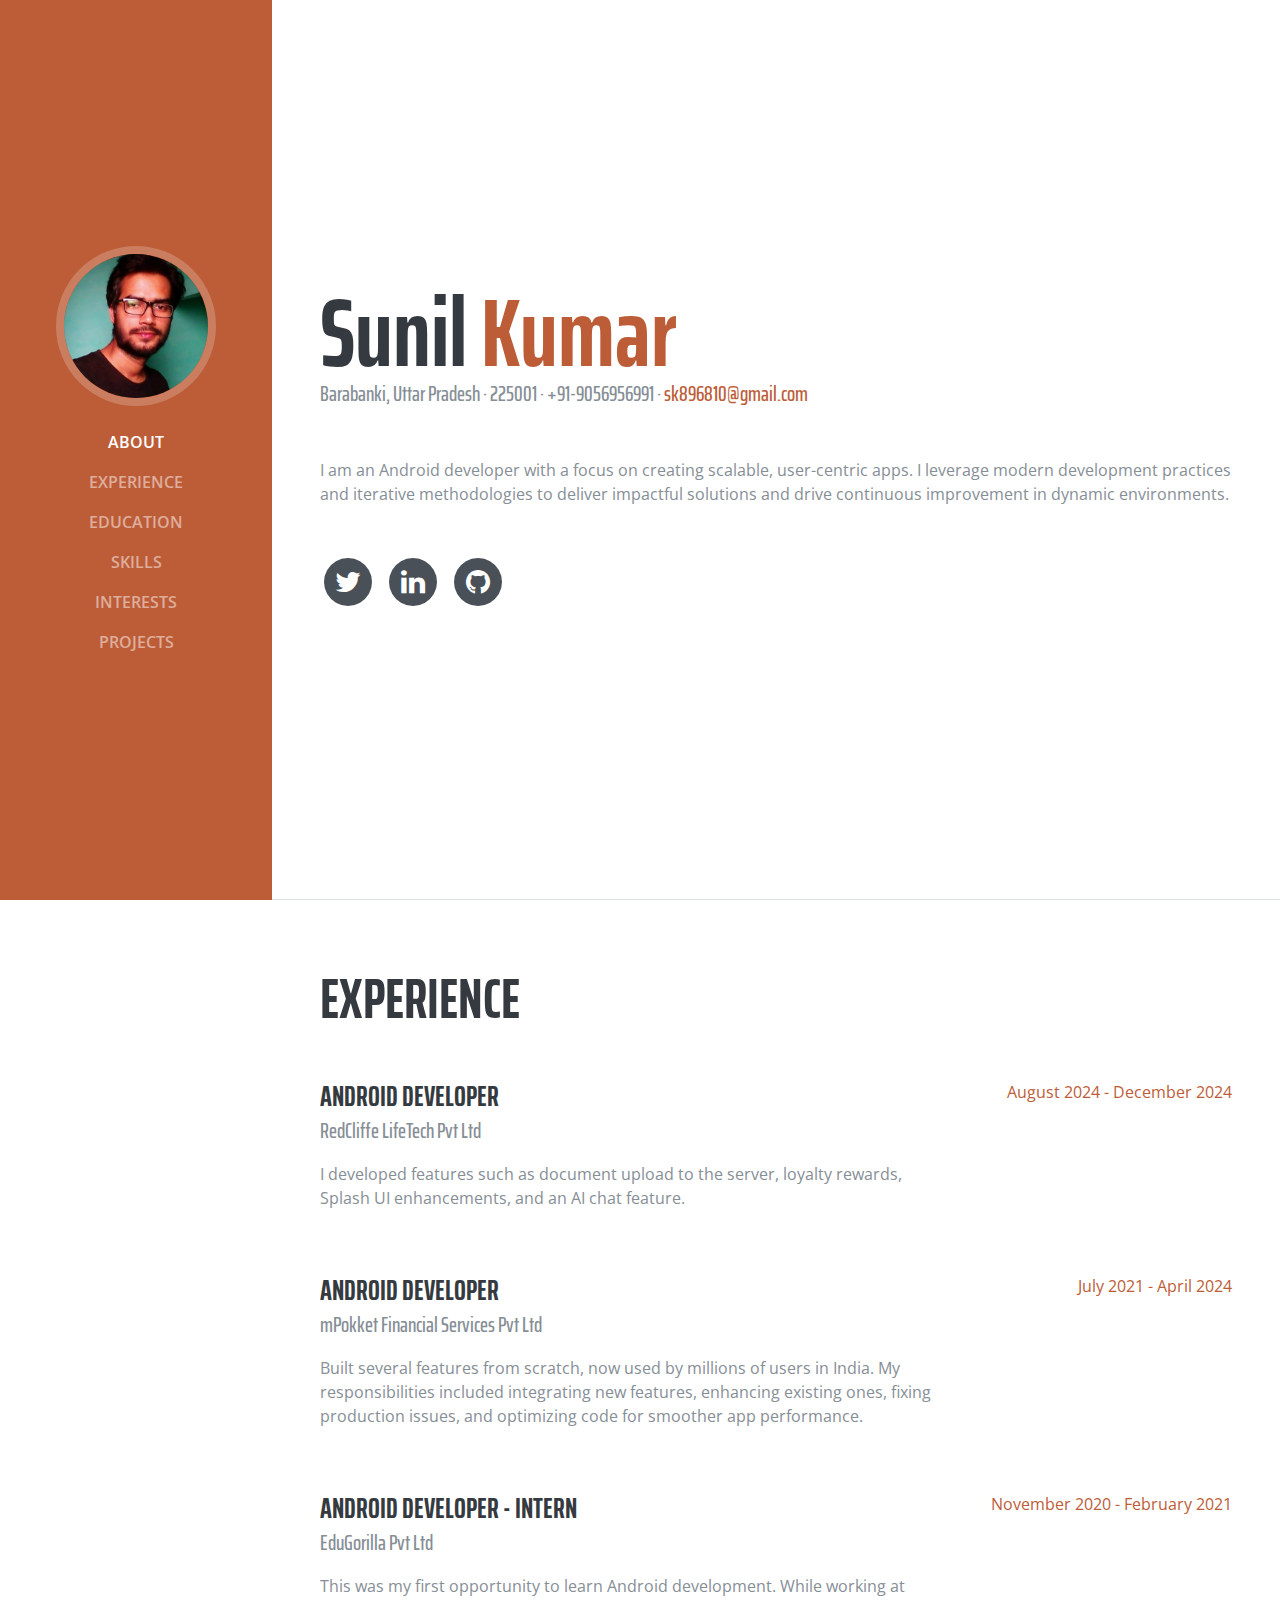
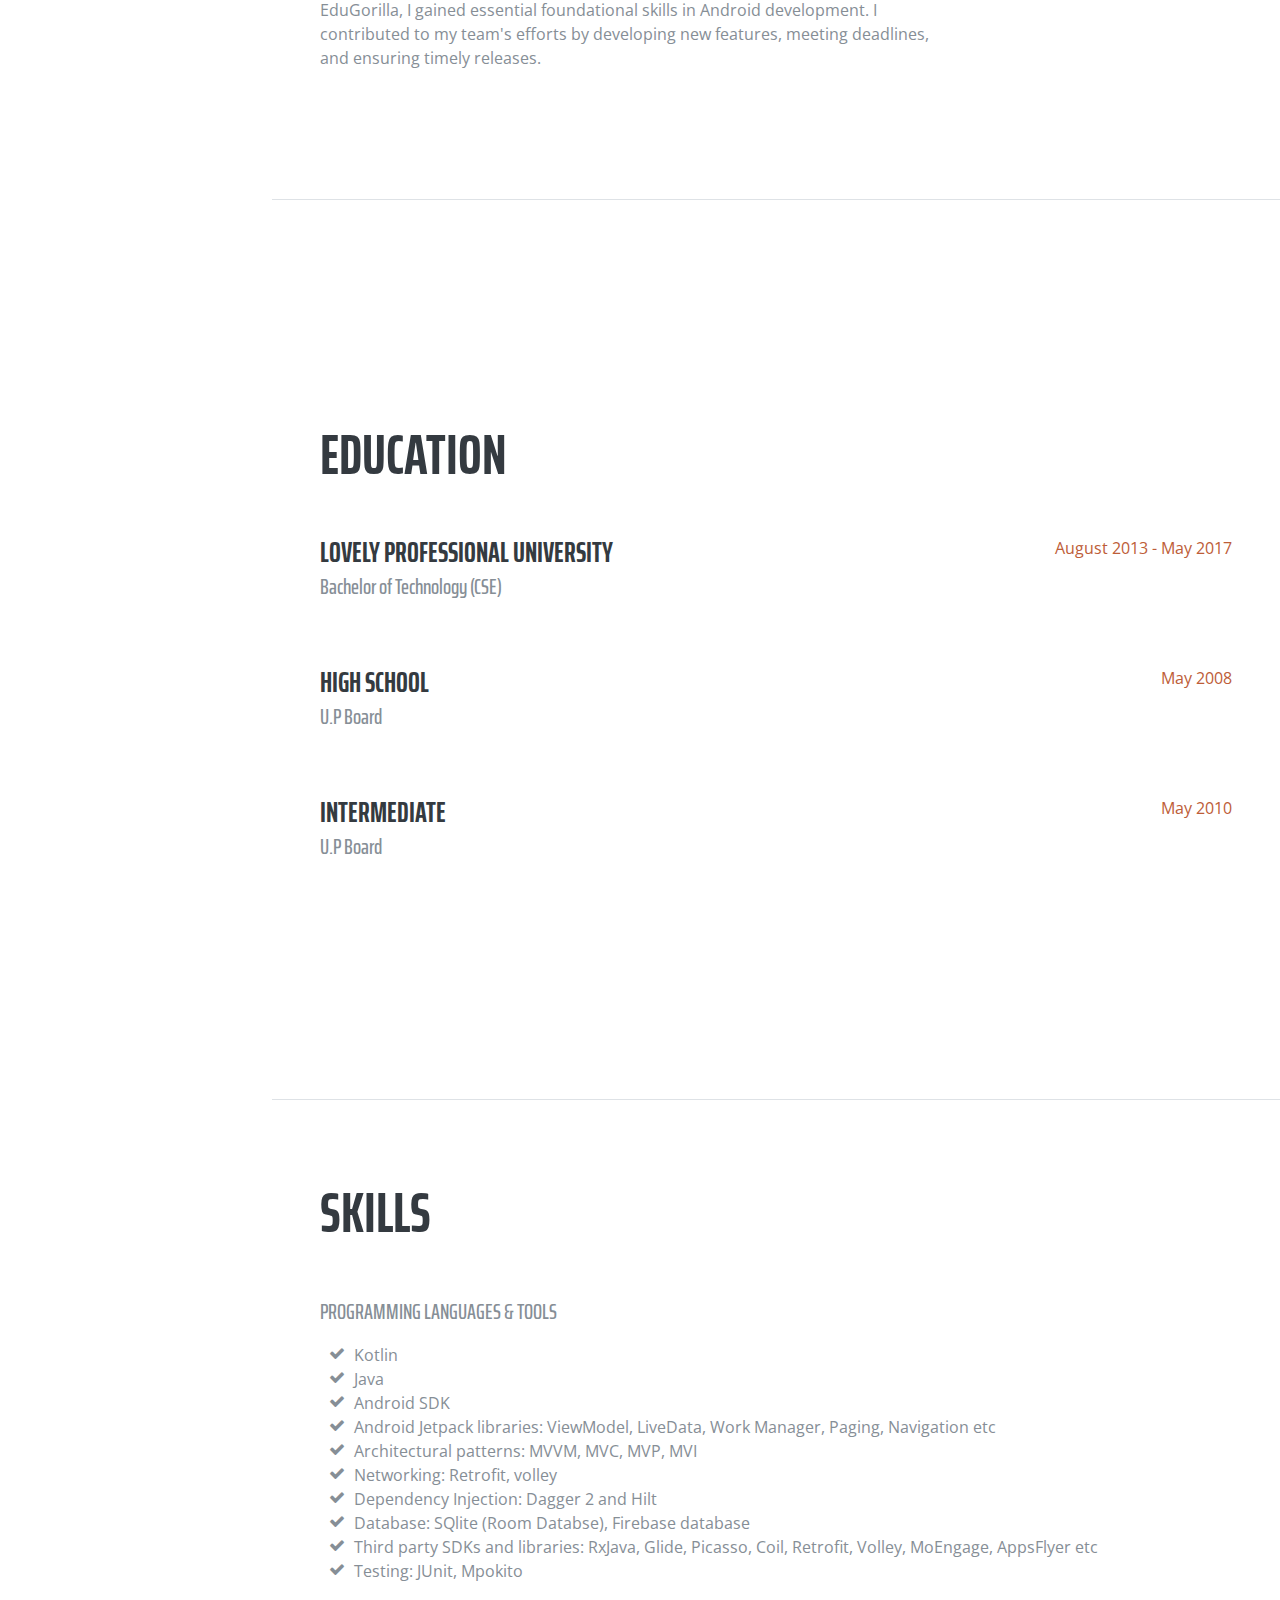
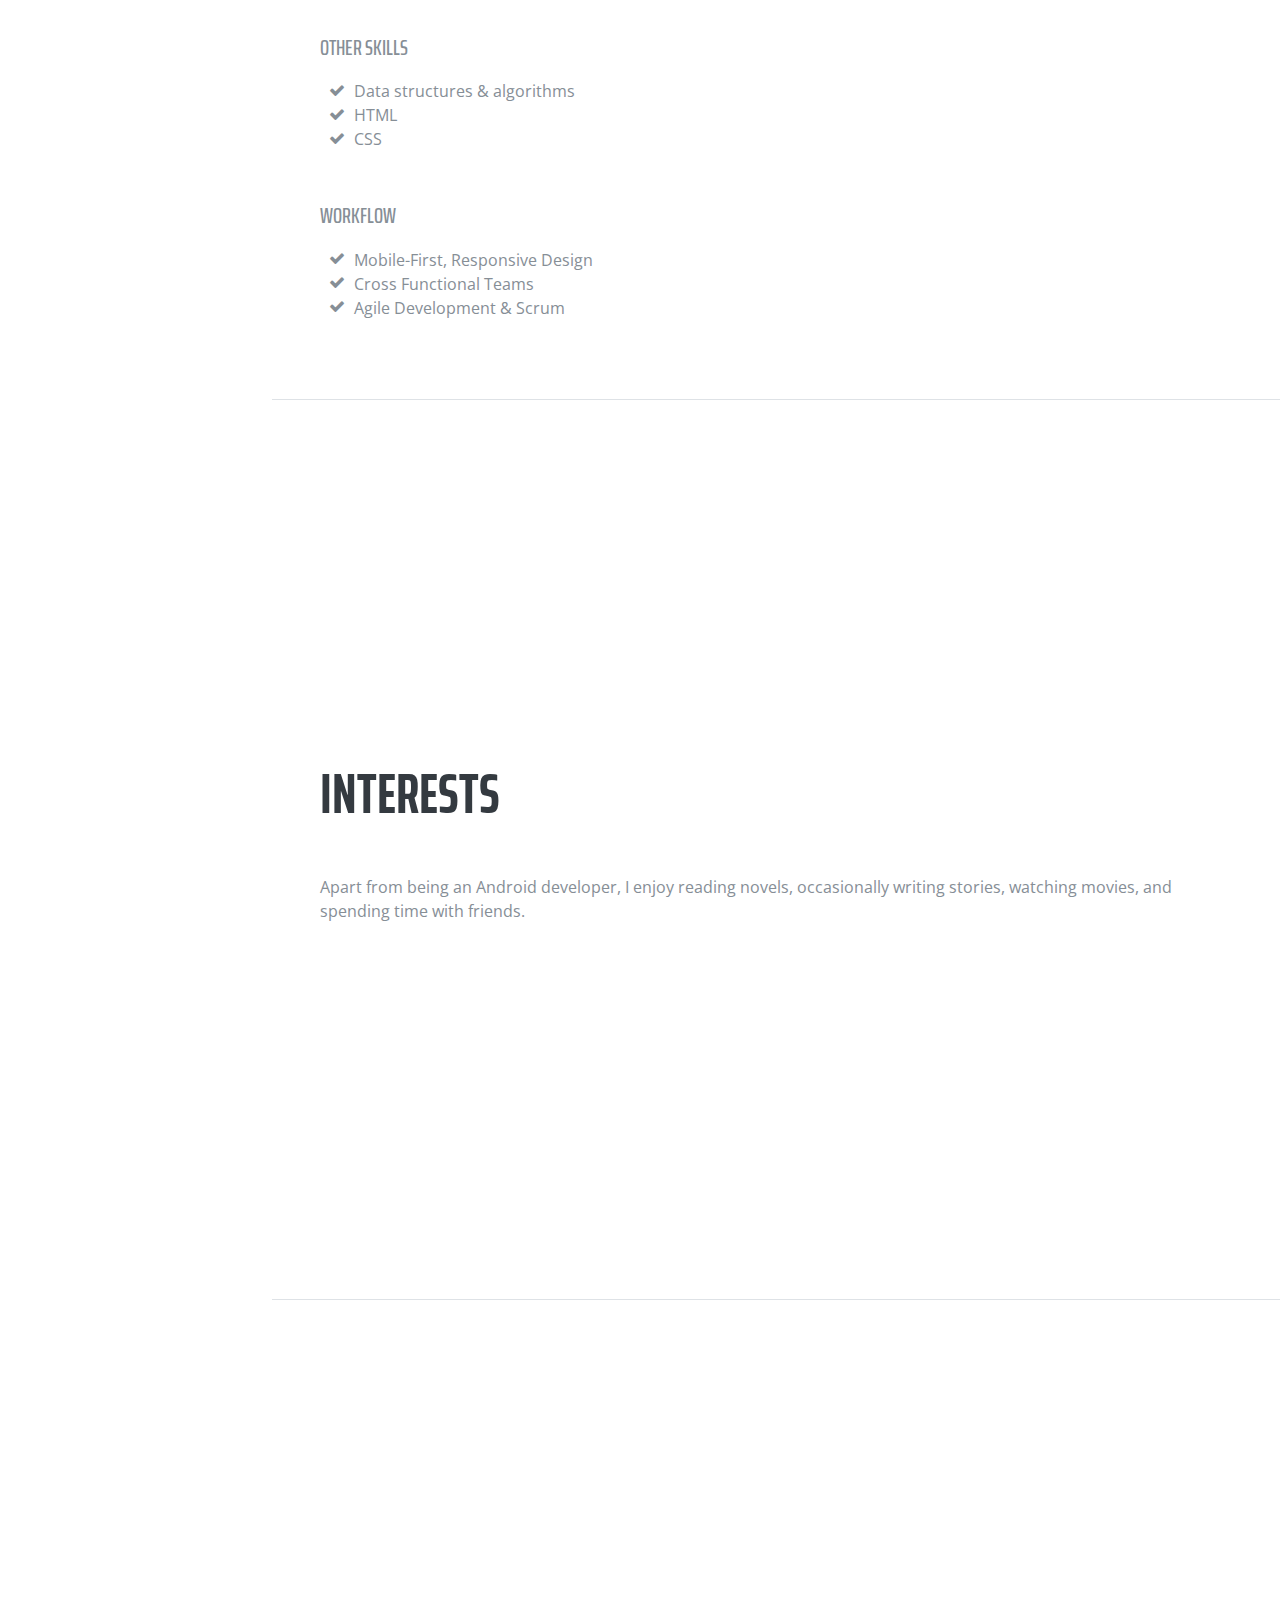
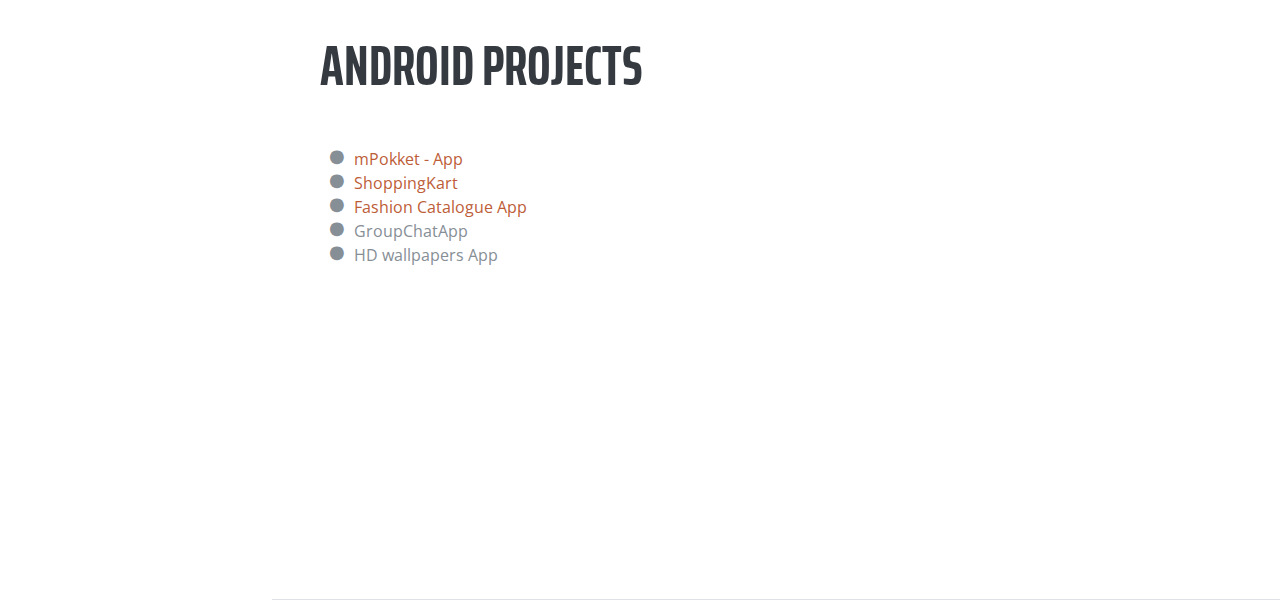
<file: index.html>
<!DOCTYPE html>
<html lang="en">

  <head>

    <meta charset="utf-8">
    <meta name="viewport" content="width=device-width, initial-scale=1, shrink-to-fit=no">
    <meta name="description" content="">
    <meta name="author" content="">

    <title>Sunil Kumar</title>

    <!-- Bootstrap core CSS -->
    <link href="vendor/bootstrap/css/bootstrap.min.css" rel="stylesheet">

    <!-- Custom fonts for this template -->
    <link href="https://fonts.googleapis.com/css?family=Saira+Extra+Condensed:100,200,300,400,500,600,700,800,900" rel="stylesheet">
    <link href="https://fonts.googleapis.com/css?family=Open+Sans:300,300i,400,400i,600,600i,700,700i,800,800i" rel="stylesheet">
    <link href="vendor/font-awesome/css/font-awesome.min.css" rel="stylesheet">
    <link href="vendor/devicons/css/devicons.min.css" rel="stylesheet">
    <link href="vendor/simple-line-icons/css/simple-line-icons.css" rel="stylesheet">

    <!-- Custom styles for this template -->
    <link href="css/resume.min.css" rel="stylesheet">

  </head>

  <body id="page-top">

    <nav class="navbar navbar-expand-lg navbar-dark bg-primary fixed-top" id="sideNav">
      <a class="navbar-brand js-scroll-trigger" href="#page-top">
        <span class="d-block d-lg-none">Sunil kumar's portfolio</span>
        <span class="d-none d-lg-block">
          <img class="img-fluid img-profile rounded-circle mx-auto mb-2" src="img/profile.jpg" alt="">
        </span>
      </a>
      <button class="navbar-toggler" type="button" data-toggle="collapse" data-target="#navbarSupportedContent" aria-controls="navbarSupportedContent" aria-expanded="false" aria-label="Toggle navigation">
        <span class="navbar-toggler-icon"></span>
      </button>
      <div class="collapse navbar-collapse" id="navbarSupportedContent">
        <ul class="navbar-nav">
          <li class="nav-item">
            <a class="nav-link js-scroll-trigger" href="#about">About</a>
          </li>
          <li class="nav-item">
            <a class="nav-link js-scroll-trigger" href="#experience">Experience</a>
          </li>
          <li class="nav-item">
            <a class="nav-link js-scroll-trigger" href="#education">Education</a>
          </li>
          <li class="nav-item">
            <a class="nav-link js-scroll-trigger" href="#skills">Skills</a>
          </li>
          <li class="nav-item">
            <a class="nav-link js-scroll-trigger" href="#interests">Interests</a>
          </li>
          <li class="nav-item">
            <a class="nav-link js-scroll-trigger" href="#awards">Projects</a>
          </li>
        </ul>
      </div>
    </nav>

    <div class="container-fluid p-0">

      <section class="resume-section p-3 p-lg-5 d-flex d-column" id="about">
        <div class="my-auto">
          <h1 class="mb-0" style="text-transform: none;">Sunil
            <span class="text-primary">Kumar</span>
          </h1>
          <div class="subheading mb-5" style="text-transform: none;">Barabanki, Uttar Pradesh · 225001 · +91-9056956991 ·
            <a href="mailto:sk896810@gmail.com">sk896810@gmail.com</a>
          </div>
          <p class="mb-5">I am an Android developer with a focus on creating scalable, user-centric apps. I leverage modern development practices and iterative methodologies to deliver impactful solutions and drive continuous improvement in dynamic environments.</p>
          <ul class="list-inline list-social-icons mb-0">
            <li class="list-inline-item">
              <a href="https://x.com/sunilk9211" target="_blank">
                <span class="fa-stack fa-lg">
                  <i class="fa fa-circle fa-stack-2x"></i>
                  <i class="fa fa-twitter fa-stack-1x fa-inverse"></i>
                </span>
              </a>
            </li>
            <li class="list-inline-item">
              <a href="https://www.linkedin.com/in/sk8968/" target="_blank">
                <span class="fa-stack fa-lg">
                  <i class="fa fa-circle fa-stack-2x"></i>
                  <i class="fa fa-linkedin fa-stack-1x fa-inverse"></i>
                </span>
              </a>
            </li>
            <li class="list-inline-item">
              <a href="https://github.com/sunildev-01" target="_blank">
                <span class="fa-stack fa-lg">
                  <i class="fa fa-circle fa-stack-2x"></i>
                  <i class="fa fa-github fa-stack-1x fa-inverse"></i>
                </span>
              </a>
            </li>
          </ul>
        </div>
      </section>

      <section class="resume-section p-3 p-lg-5 d-flex flex-column" id="experience">
        <div class="my-auto">
          <h2 class="mb-5">Experience</h2>

          <div class="resume-item d-flex flex-column flex-md-row mb-5">
            <div class="resume-content mr-auto">
              <h3 class="mb-0">Android Developer</h3>
              <div class="subheading mb-3" style="text-transform: none;">RedCliffe LifeTech Pvt Ltd</div>
              <p>I developed features such as document upload to the server, loyalty rewards, Splash UI enhancements, and an AI chat feature.</p>
            </div>
            <div class="resume-date text-md-right">
              <span class="text-primary">August 2024 - December 2024</span>
            </div>
          </div>

          <div class="resume-item d-flex flex-column flex-md-row mb-5">
            <div class="resume-content mr-auto">
              <h3 class="mb-0">Android Developer</h3>
              <div class="subheading mb-3" style="text-transform: none;">mPokket Financial Services Pvt Ltd</div>
              <p>Built several features from scratch, now used by millions of users in India. My responsibilities included integrating new features, enhancing existing ones, fixing production issues, and optimizing code for smoother app performance.</p>
            </div>
            <div class="resume-date text-md-right">
              <span class="text-primary">July 2021 - April 2024</span>
            </div>
          </div>

          <div class="resume-item d-flex flex-column flex-md-row mb-5">
            <div class="resume-content mr-auto">
              <h3 class="mb-0">Android Developer - Intern</h3>
              <div class="subheading mb-3" style="text-transform: none;">EduGorilla Pvt Ltd</div>
              <p>This was my first opportunity to learn Android development. While working at EduGorilla, I gained essential foundational skills in Android development. I contributed to my team's efforts by developing new features, meeting deadlines, and ensuring timely releases.</p>
            </div>
            <div class="resume-date text-md-right">
              <span class="text-primary">November 2020 - February 2021</span>
            </div>
          </div>

        </div>

      </section>

      <section class="resume-section p-3 p-lg-5 d-flex flex-column" id="education">
        <div class="my-auto">
          <h2 class="mb-5">Education</h2>

          <div class="resume-item d-flex flex-column flex-md-row mb-5">
            <div class="resume-content mr-auto">
              <h3 class="mb-0">Lovely Professional University</h3>
              <div class="subheading mb-3" style="text-transform: none;">Bachelor of Technology (CSE)</div>
            </div>
            <div class="resume-date text-md-right">
              <span class="text-primary">August 2013 - May 2017</span>
            </div>
          </div>

          <div class="resume-item d-flex flex-column flex-md-row mb-5">
            <div class="resume-content mr-auto">
              <h3 class="mb-0">High school</h3>
              <div class="subheading mb-3" style="text-transform: none;">U.P Board</div>
            </div>
            <div class="resume-date text-md-right">
              <span class="text-primary">May 2008</span>
            </div>
          </div>

          <div class="resume-item d-flex flex-column flex-md-row">
            <div class="resume-content mr-auto">
              <h3 class="mb-0">Intermediate</h3>
              <div class="subheading mb-3" style="text-transform: none;">U.P Board</div>
            </div>
            <div class="resume-date text-md-right">
              <span class="text-primary">May 2010</span>
            </div>
          </div>

        </div>
      </section>

      <section class="resume-section p-3 p-lg-5 d-flex flex-column" id="skills">
        <div class="my-auto">
          <h2 class="mb-5">Skills</h2>

          <div class="subheading mb-3">Programming Languages &amp; Tools</div>
          <ul class="fa-ul mb-5">

            <li><i class="fa-li fa fa-check"></i>
              Kotlin</li>
            <li>
              <i class="fa-li fa fa-check"></i>
              Java</li>
            <li>
              <i class="fa-li fa fa-check"></i>
              Android SDK</li>
              <li>
                <i class="fa-li fa fa-check"></i>
                Android Jetpack libraries: ViewModel, LiveData, Work Manager, Paging, Navigation etc</li> 
            <li>
              <i class="fa-li fa fa-check"></i>
              Architectural patterns: MVVM, MVC, MVP, MVI</li>
            <li>
                <i class="fa-li fa fa-check"></i>
                Networking: Retrofit, volley</li>
            <li>
                <i class="fa-li fa fa-check"></i>
                Dependency Injection: Dagger 2 and Hilt</li>
            <li>
                    <i class="fa-li fa fa-check"></i>
                    Database: SQlite (Room Databse), Firebase database</li>  
                    <li>
                        <i class="fa-li fa fa-check"></i>
                        Third party SDKs and libraries: RxJava, Glide, Picasso, Coil, Retrofit, Volley, MoEngage, AppsFlyer etc</li> 
                           
                            <li>
                                <i class="fa-li fa fa-check"></i>
                                Testing: JUnit, Mpokito</li>         

          </ul>


          <div class="subheading mb-3">Other skills</div>
          <ul class="fa-ul mb-5">

            <li><i class="fa-li fa fa-check"></i>
              Data structures & algorithms</li>
            <li>
              <i class="fa-li fa fa-check"></i>
              HTML</li>
            <li>
              <i class="fa-li fa fa-check"></i>
              CSS</li>
          

          </ul>


          <div class="subheading mb-3">Workflow</div>
          <ul class="fa-ul mb-0">
            <li>
              <i class="fa-li fa fa-check"></i>
              Mobile-First, Responsive Design</li>
            <li>
              <i class="fa-li fa fa-check"></i>
              Cross Functional Teams</li>
            <li>
              <i class="fa-li fa fa-check"></i>
              Agile Development &amp; Scrum</li>
          </ul>
        </div>
      </section>

      <section class="resume-section p-3 p-lg-5 d-flex flex-column" id="interests">
        <div class="my-auto">
          <h2 class="mb-5">Interests</h2>
          <p>Apart from being an Android developer, I enjoy reading novels, occasionally writing stories, watching movies, and spending time with friends.</p>
        
        </div>
      </section>

      <section class="resume-section p-3 p-lg-5 d-flex flex-column" id="awards">
        <div class="my-auto">
          <h2 class="mb-5">Android Projects</h2>
          <!-- <p> Coming soon...</p> -->
          <ul class="fa-ul mb-0">
            <li>
                <i class="fa-li fa fa-circle"></i>
                <a href="https://play.google.com/store/apps/details?id=com.mpokket.app" target="_blank">mPokket - App</a>
              </li>
            <li>
              <i class="fa-li fa fa-circle"></i>
              <a href="https://github.com/sunildev0/ShoppingKart" target="_blank">ShoppingKart</a>
              </li>
              <li>
                <i class="fa-li fa fa-circle"></i>
                <a href="https://github.com/sunildev-01/Dummy-App" target="_blank">Fashion Catalogue App</a>
              </li>
            <li>
              <i class="fa-li fa fa-circle"></i>
              GroupChatApp</li>
            <li>
              <i class="fa-li fa fa-circle"></i>
              HD wallpapers App</li>
          </ul>
        </div>
      </section>

    </div>

    <!-- Bootstrap core JavaScript -->
    <script src="vendor/jquery/jquery.min.js"></script>
    <script src="vendor/bootstrap/js/bootstrap.bundle.min.js"></script>

    <!-- Plugin JavaScript -->
    <script src="vendor/jquery-easing/jquery.easing.min.js"></script>

    <!-- Custom scripts for this template -->
    <script src="js/resume.min.js"></script>

  </body>

</html>
</file>
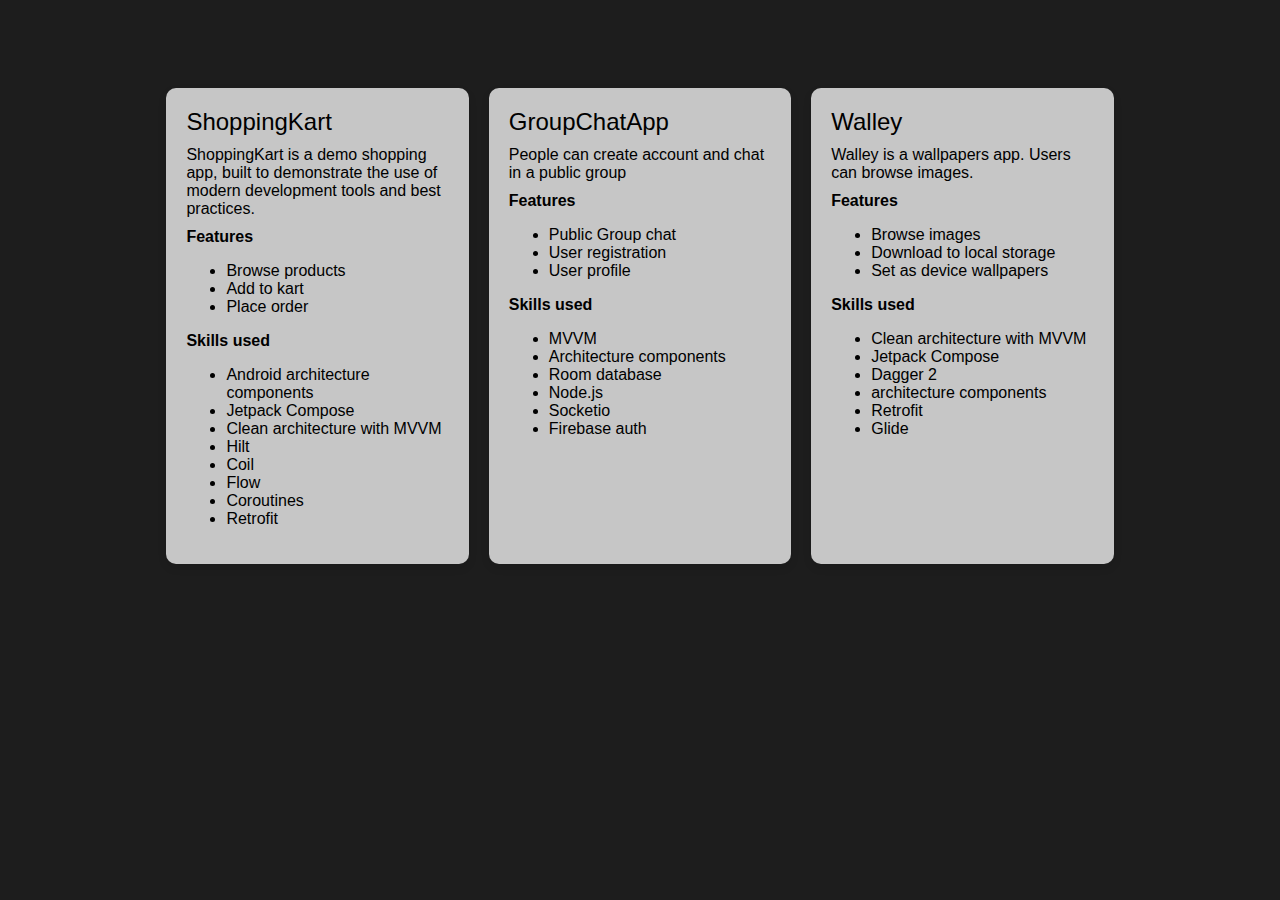
<file: projects.html>
<!DOCTYPE html>
<html lang="en">
<head>
    <meta charset="UTF-8">
    <meta name="viewport" content="width=device-width, initial-scale=1.0">
    <title>Projects</title>
    <!-- <link rel="stylesheet" href="style.css"> -->
    <link rel="stylesheet" href="https://cdnjs.cloudflare.com/ajax/libs/font-awesome/6.5.2/css/all.min.css" integrity="sha512-SnH5WK+bZxgPHs44uWIX+LLJAJ9/2PkPKZ5QiAj6Ta86w+fsb2TkcmfRyVX3pBnMFcV7oQPJkl9QevSCWr3W6A==" crossorigin="anonymous" referrerpolicy="no-referrer" />
    <style>
        body {
            font-family: Arial, sans-serif;
            display: flex;
            justify-content: center;
            align-items: center;
            max-height: calc(100vh - 40px);
            padding: 40px;
            background-color: #1d1d1d;
        }
        .container {
            display: grid;
            grid-template-columns: repeat(3, 1fr);
            gap: 20px;
            width: 80%;
            max-height: calc(100vh - 40px);
            background-color: #1d1d1d;
            padding: 40px;
            
        }
        .card {
            background-color: #c6c6c6;
            border-radius: 10px;
            box-shadow: 0 4px 8px rgba(0, 0, 0, 0.1);
            padding: 20px;
            text-align: start;
            transition: background-color 0.5s, color 0.5s;
            overflow-y: auto;
        }
        .card:hover {
            border: 1px solid #3DDC84;
            background-color: #000000;
            color: #c6c6c6;
        }
        .card-title {
            font-size: 1.5em;
            margin-bottom: 10px;
        }
        .card-description {
            font-size: 1em;
            margin-bottom: 10px;
        }
    </style>
</head>
<body>
    <div class="container">
        
        <div class="card">
            <div class="card-title">ShoppingKart</div>
            <div class="card-description">ShoppingKart is a demo shopping app, built to demonstrate the use of modern development tools and best practices.</div>
            <div class="card-features">
                <strong>Features</strong>
                <ul>
                    <li>Browse products</li>
                    <li>Add to kart</li>
                    <li>Place order</li>
                </ul>
            </div>
            <div class="card-skills">
                <strong>Skills used</strong>
                <ul>
                    <li>Android architecture components</li>
                    <li>Jetpack Compose</li>
                    <li>Clean architecture with MVVM</li>
                    <li>Hilt</li>
                    <li>Coil</li>
                    <li>Flow</li>
                    <li>Coroutines</li>
                    <li>Retrofit</li>
                </ul>
            </div>
        </div>
        <div class="card">
            <div class="card-title">GroupChatApp</div>
            <div class="card-description">People can create account and chat in a public group</div>
            <div class="card-features">
                <strong>Features</strong>
                <ul>
                    <li>Public Group chat</li>
                    <li>User registration</li>
                    <li>User profile</li>
                </ul>
            </div>
            <div class="card-skills">
                <strong>Skills used</strong>
                <ul>
                    <li>MVVM</li>
                    <li>Architecture components</li>
                    <li>Room database</li>
                    <li>Node.js</li>
                    <li>Socketio</li>
                    <li>Firebase auth</li>
                </ul>
            </div>
        </div>
        <div class="card">
            <div class="card-title">Walley</div>
            <div class="card-description">Walley is a wallpapers app. Users can browse images.</div>
            <div class="card-features">
                <strong>Features</strong>
                <ul>
                    <li>Browse images</li>
                    <li>Download to local storage</li>
                    <li>Set as device wallpapers</li>
                </ul>
            </div>
            <div class="card-skills">
                <strong>Skills used</strong>
                <ul>
                    <li>Clean architecture with MVVM</li>
                    <li>Jetpack Compose</li>
                    <li>Dagger 2</li>
                    <li>architecture components</li>
                    <li>Retrofit</li>
                    <li>Glide</li>
                </ul>
            </div>
        </div>
        </div>
    </div>
</body>
</html>
</file>
<file: vendor/simple-line-icons/css/simple-line-icons.css>
@font-face {
  font-family: 'simple-line-icons';
  src: url('../fonts/Simple-Line-Icons.eot?v=2.4.0');
  src: url('../fonts/Simple-Line-Icons.eot?v=2.4.0#iefix') format('embedded-opentype'), url('../fonts/Simple-Line-Icons.woff2?v=2.4.0') format('woff2'), url('../fonts/Simple-Line-Icons.ttf?v=2.4.0') format('truetype'), url('../fonts/Simple-Line-Icons.woff?v=2.4.0') format('woff'), url('../fonts/Simple-Line-Icons.svg?v=2.4.0#simple-line-icons') format('svg');
  font-weight: normal;
  font-style: normal;
}
/*
 Use the following CSS code if you want to have a class per icon.
 Instead of a list of all class selectors, you can use the generic [class*="icon-"] selector, but it's slower:
*/
.icon-user,
.icon-people,
.icon-user-female,
.icon-user-follow,
.icon-user-following,
.icon-user-unfollow,
.icon-login,
.icon-logout,
.icon-emotsmile,
.icon-phone,
.icon-call-end,
.icon-call-in,
.icon-call-out,
.icon-map,
.icon-location-pin,
.icon-direction,
.icon-directions,
.icon-compass,
.icon-layers,
.icon-menu,
.icon-list,
.icon-options-vertical,
.icon-options,
.icon-arrow-down,
.icon-arrow-left,
.icon-arrow-right,
.icon-arrow-up,
.icon-arrow-up-circle,
.icon-arrow-left-circle,
.icon-arrow-right-circle,
.icon-arrow-down-circle,
.icon-check,
.icon-clock,
.icon-plus,
.icon-minus,
.icon-close,
.icon-event,
.icon-exclamation,
.icon-organization,
.icon-trophy,
.icon-screen-smartphone,
.icon-screen-desktop,
.icon-plane,
.icon-notebook,
.icon-mustache,
.icon-mouse,
.icon-magnet,
.icon-energy,
.icon-disc,
.icon-cursor,
.icon-cursor-move,
.icon-crop,
.icon-chemistry,
.icon-speedometer,
.icon-shield,
.icon-screen-tablet,
.icon-magic-wand,
.icon-hourglass,
.icon-graduation,
.icon-ghost,
.icon-game-controller,
.icon-fire,
.icon-eyeglass,
.icon-envelope-open,
.icon-envelope-letter,
.icon-bell,
.icon-badge,
.icon-anchor,
.icon-wallet,
.icon-vector,
.icon-speech,
.icon-puzzle,
.icon-printer,
.icon-present,
.icon-playlist,
.icon-pin,
.icon-picture,
.icon-handbag,
.icon-globe-alt,
.icon-globe,
.icon-folder-alt,
.icon-folder,
.icon-film,
.icon-feed,
.icon-drop,
.icon-drawer,
.icon-docs,
.icon-doc,
.icon-diamond,
.icon-cup,
.icon-calculator,
.icon-bubbles,
.icon-briefcase,
.icon-book-open,
.icon-basket-loaded,
.icon-basket,
.icon-bag,
.icon-action-undo,
.icon-action-redo,
.icon-wrench,
.icon-umbrella,
.icon-trash,
.icon-tag,
.icon-support,
.icon-frame,
.icon-size-fullscreen,
.icon-size-actual,
.icon-shuffle,
.icon-share-alt,
.icon-share,
.icon-rocket,
.icon-question,
.icon-pie-chart,
.icon-pencil,
.icon-note,
.icon-loop,
.icon-home,
.icon-grid,
.icon-graph,
.icon-microphone,
.icon-music-tone-alt,
.icon-music-tone,
.icon-earphones-alt,
.icon-earphones,
.icon-equalizer,
.icon-like,
.icon-dislike,
.icon-control-start,
.icon-control-rewind,
.icon-control-play,
.icon-control-pause,
.icon-control-forward,
.icon-control-end,
.icon-volume-1,
.icon-volume-2,
.icon-volume-off,
.icon-calendar,
.icon-bulb,
.icon-chart,
.icon-ban,
.icon-bubble,
.icon-camrecorder,
.icon-camera,
.icon-cloud-download,
.icon-cloud-upload,
.icon-envelope,
.icon-eye,
.icon-flag,
.icon-heart,
.icon-info,
.icon-key,
.icon-link,
.icon-lock,
.icon-lock-open,
.icon-magnifier,
.icon-magnifier-add,
.icon-magnifier-remove,
.icon-paper-clip,
.icon-paper-plane,
.icon-power,
.icon-refresh,
.icon-reload,
.icon-settings,
.icon-star,
.icon-symbol-female,
.icon-symbol-male,
.icon-target,
.icon-credit-card,
.icon-paypal,
.icon-social-tumblr,
.icon-social-twitter,
.icon-social-facebook,
.icon-social-instagram,
.icon-social-linkedin,
.icon-social-pinterest,
.icon-social-github,
.icon-social-google,
.icon-social-reddit,
.icon-social-skype,
.icon-social-dribbble,
.icon-social-behance,
.icon-social-foursqare,
.icon-social-soundcloud,
.icon-social-spotify,
.icon-social-stumbleupon,
.icon-social-youtube,
.icon-social-dropbox,
.icon-social-vkontakte,
.icon-social-steam {
  font-family: 'simple-line-icons';
  speak: none;
  font-style: normal;
  font-weight: normal;
  font-variant: normal;
  text-transform: none;
  line-height: 1;
  /* Better Font Rendering =========== */
  -webkit-font-smoothing: antialiased;
  -moz-osx-font-smoothing: grayscale;
}
.icon-user:before {
  content: "\e005";
}
.icon-people:before {
  content: "\e001";
}
.icon-user-female:before {
  content: "\e000";
}
.icon-user-follow:before {
  content: "\e002";
}
.icon-user-following:before {
  content: "\e003";
}
.icon-user-unfollow:before {
  content: "\e004";
}
.icon-login:before {
  content: "\e066";
}
.icon-logout:before {
  content: "\e065";
}
.icon-emotsmile:before {
  content: "\e021";
}
.icon-phone:before {
  content: "\e600";
}
.icon-call-end:before {
  content: "\e048";
}
.icon-call-in:before {
  content: "\e047";
}
.icon-call-out:before {
  content: "\e046";
}
.icon-map:before {
  content: "\e033";
}
.icon-location-pin:before {
  content: "\e096";
}
.icon-direction:before {
  content: "\e042";
}
.icon-directions:before {
  content: "\e041";
}
.icon-compass:before {
  content: "\e045";
}
.icon-layers:before {
  content: "\e034";
}
.icon-menu:before {
  content: "\e601";
}
.icon-list:before {
  content: "\e067";
}
.icon-options-vertical:before {
  content: "\e602";
}
.icon-options:before {
  content: "\e603";
}
.icon-arrow-down:before {
  content: "\e604";
}
.icon-arrow-left:before {
  content: "\e605";
}
.icon-arrow-right:before {
  content: "\e606";
}
.icon-arrow-up:before {
  content: "\e607";
}
.icon-arrow-up-circle:before {
  content: "\e078";
}
.icon-arrow-left-circle:before {
  content: "\e07a";
}
.icon-arrow-right-circle:before {
  content: "\e079";
}
.icon-arrow-down-circle:before {
  content: "\e07b";
}
.icon-check:before {
  content: "\e080";
}
.icon-clock:before {
  content: "\e081";
}
.icon-plus:before {
  content: "\e095";
}
.icon-minus:before {
  content: "\e615";
}
.icon-close:before {
  content: "\e082";
}
.icon-event:before {
  content: "\e619";
}
.icon-exclamation:before {
  content: "\e617";
}
.icon-organization:before {
  content: "\e616";
}
.icon-trophy:before {
  content: "\e006";
}
.icon-screen-smartphone:before {
  content: "\e010";
}
.icon-screen-desktop:before {
  content: "\e011";
}
.icon-plane:before {
  content: "\e012";
}
.icon-notebook:before {
  content: "\e013";
}
.icon-mustache:before {
  content: "\e014";
}
.icon-mouse:before {
  content: "\e015";
}
.icon-magnet:before {
  content: "\e016";
}
.icon-energy:before {
  content: "\e020";
}
.icon-disc:before {
  content: "\e022";
}
.icon-cursor:before {
  content: "\e06e";
}
.icon-cursor-move:before {
  content: "\e023";
}
.icon-crop:before {
  content: "\e024";
}
.icon-chemistry:before {
  content: "\e026";
}
.icon-speedometer:before {
  content: "\e007";
}
.icon-shield:before {
  content: "\e00e";
}
.icon-screen-tablet:before {
  content: "\e00f";
}
.icon-magic-wand:before {
  content: "\e017";
}
.icon-hourglass:before {
  content: "\e018";
}
.icon-graduation:before {
  content: "\e019";
}
.icon-ghost:before {
  content: "\e01a";
}
.icon-game-controller:before {
  content: "\e01b";
}
.icon-fire:before {
  content: "\e01c";
}
.icon-eyeglass:before {
  content: "\e01d";
}
.icon-envelope-open:before {
  content: "\e01e";
}
.icon-envelope-letter:before {
  content: "\e01f";
}
.icon-bell:before {
  content: "\e027";
}
.icon-badge:before {
  content: "\e028";
}
.icon-anchor:before {
  content: "\e029";
}
.icon-wallet:before {
  content: "\e02a";
}
.icon-vector:before {
  content: "\e02b";
}
.icon-speech:before {
  content: "\e02c";
}
.icon-puzzle:before {
  content: "\e02d";
}
.icon-printer:before {
  content: "\e02e";
}
.icon-present:before {
  content: "\e02f";
}
.icon-playlist:before {
  content: "\e030";
}
.icon-pin:before {
  content: "\e031";
}
.icon-picture:before {
  content: "\e032";
}
.icon-handbag:before {
  content: "\e035";
}
.icon-globe-alt:before {
  content: "\e036";
}
.icon-globe:before {
  content: "\e037";
}
.icon-folder-alt:before {
  content: "\e039";
}
.icon-folder:before {
  content: "\e089";
}
.icon-film:before {
  content: "\e03a";
}
.icon-feed:before {
  content: "\e03b";
}
.icon-drop:before {
  content: "\e03e";
}
.icon-drawer:before {
  content: "\e03f";
}
.icon-docs:before {
  content: "\e040";
}
.icon-doc:before {
  content: "\e085";
}
.icon-diamond:before {
  content: "\e043";
}
.icon-cup:before {
  content: "\e044";
}
.icon-calculator:before {
  content: "\e049";
}
.icon-bubbles:before {
  content: "\e04a";
}
.icon-briefcase:before {
  content: "\e04b";
}
.icon-book-open:before {
  content: "\e04c";
}
.icon-basket-loaded:before {
  content: "\e04d";
}
.icon-basket:before {
  content: "\e04e";
}
.icon-bag:before {
  content: "\e04f";
}
.icon-action-undo:before {
  content: "\e050";
}
.icon-action-redo:before {
  content: "\e051";
}
.icon-wrench:before {
  content: "\e052";
}
.icon-umbrella:before {
  content: "\e053";
}
.icon-trash:before {
  content: "\e054";
}
.icon-tag:before {
  content: "\e055";
}
.icon-support:before {
  content: "\e056";
}
.icon-frame:before {
  content: "\e038";
}
.icon-size-fullscreen:before {
  content: "\e057";
}
.icon-size-actual:before {
  content: "\e058";
}
.icon-shuffle:before {
  content: "\e059";
}
.icon-share-alt:before {
  content: "\e05a";
}
.icon-share:before {
  content: "\e05b";
}
.icon-rocket:before {
  content: "\e05c";
}
.icon-question:before {
  content: "\e05d";
}
.icon-pie-chart:before {
  content: "\e05e";
}
.icon-pencil:before {
  content: "\e05f";
}
.icon-note:before {
  content: "\e060";
}
.icon-loop:before {
  content: "\e064";
}
.icon-home:before {
  content: "\e069";
}
.icon-grid:before {
  content: "\e06a";
}
.icon-graph:before {
  content: "\e06b";
}
.icon-microphone:before {
  content: "\e063";
}
.icon-music-tone-alt:before {
  content: "\e061";
}
.icon-music-tone:before {
  content: "\e062";
}
.icon-earphones-alt:before {
  content: "\e03c";
}
.icon-earphones:before {
  content: "\e03d";
}
.icon-equalizer:before {
  content: "\e06c";
}
.icon-like:before {
  content: "\e068";
}
.icon-dislike:before {
  content: "\e06d";
}
.icon-control-start:before {
  content: "\e06f";
}
.icon-control-rewind:before {
  content: "\e070";
}
.icon-control-play:before {
  content: "\e071";
}
.icon-control-pause:before {
  content: "\e072";
}
.icon-control-forward:before {
  content: "\e073";
}
.icon-control-end:before {
  content: "\e074";
}
.icon-volume-1:before {
  content: "\e09f";
}
.icon-volume-2:before {
  content: "\e0a0";
}
.icon-volume-off:before {
  content: "\e0a1";
}
.icon-calendar:before {
  content: "\e075";
}
.icon-bulb:before {
  content: "\e076";
}
.icon-chart:before {
  content: "\e077";
}
.icon-ban:before {
  content: "\e07c";
}
.icon-bubble:before {
  content: "\e07d";
}
.icon-camrecorder:before {
  content: "\e07e";
}
.icon-camera:before {
  content: "\e07f";
}
.icon-cloud-download:before {
  content: "\e083";
}
.icon-cloud-upload:before {
  content: "\e084";
}
.icon-envelope:before {
  content: "\e086";
}
.icon-eye:before {
  content: "\e087";
}
.icon-flag:before {
  content: "\e088";
}
.icon-heart:before {
  content: "\e08a";
}
.icon-info:before {
  content: "\e08b";
}
.icon-key:before {
  content: "\e08c";
}
.icon-link:before {
  content: "\e08d";
}
.icon-lock:before {
  content: "\e08e";
}
.icon-lock-open:before {
  content: "\e08f";
}
.icon-magnifier:before {
  content: "\e090";
}
.icon-magnifier-add:before {
  content: "\e091";
}
.icon-magnifier-remove:before {
  content: "\e092";
}
.icon-paper-clip:before {
  content: "\e093";
}
.icon-paper-plane:before {
  content: "\e094";
}
.icon-power:before {
  content: "\e097";
}
.icon-refresh:before {
  content: "\e098";
}
.icon-reload:before {
  content: "\e099";
}
.icon-settings:before {
  content: "\e09a";
}
.icon-star:before {
  content: "\e09b";
}
.icon-symbol-female:before {
  content: "\e09c";
}
.icon-symbol-male:before {
  content: "\e09d";
}
.icon-target:before {
  content: "\e09e";
}
.icon-credit-card:before {
  content: "\e025";
}
.icon-paypal:before {
  content: "\e608";
}
.icon-social-tumblr:before {
  content: "\e00a";
}
.icon-social-twitter:before {
  content: "\e009";
}
.icon-social-facebook:before {
  content: "\e00b";
}
.icon-social-instagram:before {
  content: "\e609";
}
.icon-social-linkedin:before {
  content: "\e60a";
}
.icon-social-pinterest:before {
  content: "\e60b";
}
.icon-social-github:before {
  content: "\e60c";
}
.icon-social-google:before {
  content: "\e60d";
}
.icon-social-reddit:before {
  content: "\e60e";
}
.icon-social-skype:before {
  content: "\e60f";
}
.icon-social-dribbble:before {
  content: "\e00d";
}
.icon-social-behance:before {
  content: "\e610";
}
.icon-social-foursqare:before {
  content: "\e611";
}
.icon-social-soundcloud:before {
  content: "\e612";
}
.icon-social-spotify:before {
  content: "\e613";
}
.icon-social-stumbleupon:before {
  content: "\e614";
}
.icon-social-youtube:before {
  content: "\e008";
}
.icon-social-dropbox:before {
  content: "\e00c";
}
.icon-social-vkontakte:before {
  content: "\e618";
}
.icon-social-steam:before {
  content: "\e620";
}
</file>
<file: style.css>
@import url('https://fonts.googleapis.com/css2?family=Poppins:wght@500&display=swap');

html, body {
    height: 100%;
}

*{
    margin: 0;
    padding: 0;
    box-sizing: border-box;
    font-family: 'Poppins', sans-serif;
}

.portfolio-container{
    /* min-height: 100vh; */
    height: 100%;
    width: 100%;
    display: flex;
}

.navlist {
    display: flex;
    gap: 3.5rem;
    height: 15vh;
    width: 100%;
    justify-content: center;
    align-items: center;
    position: fixed;
}

.navlist li{
    list-style: none;
}

.navlist li a{
    text-decoration: none;
    text-transform: uppercase;
    font-size: 1rem;
    color: #fff;
    position: relative;
}

.left-container, .right-container {
    height: 100vh;
    display: flex;
    align-items: center;
}

.left-container {
    background: #1d1d1d;
    width: 70%;
    padding-left: 3rem;
}

.right-container {
    background-color: #1d1d1d;
    width: 30%;
}

.icons .fa-brands {
    color: #bbb;
    font-size: 1.7rem;
}

.icons {
    display: flex;
    flex-direction: column;
    justify-content: center;
    align-items: center;
    gap: 3rem;
}

.content {
    margin-left: 4rem;
    
}

.content .intro{
    font-size: 1.5rem;
    color: white;
}

.content h1{
    font-size: 4rem;
    color: #3DDC84;
}

.content .intro span{
    color: #3DDC84;
}

.content .detail{
    font-size: 1.1rem;
    color: #fff;
    max-width: 40rem;
    margin: 1.1rem 0 3rem 0;
    line-height: 1.8rem;
}

.btn-container button {
    border: .1rem solid #3DDC84;
    font-size: 1.1rem;
    padding: 0.8rem 1.5rem;
    border-radius: 2rem;
    cursor: pointer;
    transition: .5s ease;
}

button:nth-child(1) {
    background: #fff;   
}

button:nth-child(2) {
    background: transparent;
    color: white;
    margin-left: 2rem;
}

button:nth-child(1):hover {
    background: #3DDC84;   
    color: #000;
}

button:nth-child(2):hover {
    background: transparent;   
    color: #3DDC84;
}

.icons .fa-brands:hover{
    cursor: pointer;
    background: linear-gradient(#3DDC84, #1442ae);
    -webkit-background-clip: text;
    -webkit-text-fill-color: transparent;
}

.design .circle {
    aspect-ratio: 1;
    position: absolute;
    border-radius: 50%;
    top: 50%;
    left: 70%;
    transform: translate(-50%, -50%);
}

.circle:nth-child(1) {
    background: linear-gradient(90deg, transparent 50%, #1d1d1d 50%); 
    width: 38rem;
}
.circle:nth-child(2) {
    background-image: url("image/my_image.jpeg");  
    width: 18rem;
    background-size: 100%;
    background-repeat: no-repeat;
}

.navlist li a::after, .navlist .active::after{
    content: "";
    position: absolute;
    background: #fff;
    width: 100%;
    height: .1rem;
    left: 0;
    bottom: -5px;
    transform: scaleX(0);
    transition: transform .5s;
}

.navlist li a:hover::after, .navlist .active::after {
    transform: scaleX(1);
}

/* Mobile responsiveness */

@media only screen and (max-width: 600px) {
    .portfolio-container {
        flex-direction: column;
    }

    .left-container {
        width: 100%;
        padding: 2rem;
    }

    .right-container {
        display: none;
    }

    .content {
        margin-left: 1.5rem;
        margin-right: 1.5rem;
        margin-top: 0;
        margin-bottom: 0;
        text-align: center;
    }

    .content h1 {
        font-size: 2.5rem;
    }

    /* .icons {
        flex-direction: row;
        gap: 2rem;
    } */

    .icons {
        display: flex;
        flex-direction: column;
        justify-content: center;
        align-items: center;
        gap: 3rem;
    }

    .navlist {
        gap: 1rem;
        flex-wrap: wrap;
    }

    .btn-container button {
        font-size: 1rem;
        padding: 0.6rem 1rem;
    }

    button:nth-child(2) {
        margin-left: 1rem;
    }

    .design .circle {
        display: none;
    }

    .circle:nth-child(1) {
        display: none;
    }
    .circle:nth-child(2) {
        display: none;
    }
    
}
</file>
<file: vendor/devicons/css/devicons.min.css>
/*!
 *  Devicons 1.8.0 made by Theodore Vorillas / http://vorillaz.com 
 */
@font-face{font-family:devicons;src:url(../fonts/devicons.eot?xqxft6);src:url(../fonts/devicons.eot?#iefixxqxft6) format("embedded-opentype"),url(../fonts/devicons.woff?xqxft6) format("woff"),url(../fonts/devicons.ttf?xqxft6) format("truetype"),url(../fonts/devicons.svg?xqxft6#devicons) format("svg");font-weight:400;font-style:normal}.devicons{font-family:devicons;speak:none;font-style:normal;font-weight:400;font-variant:normal;text-transform:none;line-height:1;-webkit-font-smoothing:antialiased;-moz-osx-font-smoothing:grayscale}.devicons-git:before{content:"\e602"}.devicons-git_compare:before{content:"\e628"}.devicons-git_branch:before{content:"\e625"}.devicons-git_commit:before{content:"\e629"}.devicons-git_pull_request:before{content:"\e626"}.devicons-git_merge:before{content:"\e627"}.devicons-bitbucket:before{content:"\e603"}.devicons-github_alt:before{content:"\e608"}.devicons-github_badge:before{content:"\e609"}.devicons-github:before{content:"\e60a"}.devicons-github_full:before{content:"\e617"}.devicons-java:before{content:"\e638"}.devicons-ruby:before{content:"\e639"}.devicons-scala:before{content:"\e637"}.devicons-python:before{content:"\e63c"}.devicons-go:before{content:"\e624"}.devicons-ruby_on_rails:before{content:"\e63b"}.devicons-django:before{content:"\e61d"}.devicons-markdown:before{content:"\e63e"}.devicons-php:before{content:"\e63d"}.devicons-mysql:before{content:"\e604"}.devicons-streamline:before{content:"\e605"}.devicons-database:before{content:"\e606"}.devicons-laravel:before{content:"\e63f"}.devicons-javascript:before{content:"\e64e"}.devicons-angular:before{content:"\e653"}.devicons-backbone:before{content:"\e652"}.devicons-coffeescript:before{content:"\e651"}.devicons-jquery:before{content:"\e650"}.devicons-modernizr:before{content:"\e620"}.devicons-jquery_ui:before{content:"\e654"}.devicons-ember:before{content:"\e61b"}.devicons-dojo:before{content:"\e61c"}.devicons-nodejs:before{content:"\e619"}.devicons-nodejs_small:before{content:"\e618"}.devicons-javascript_shield:before{content:"\e64f"}.devicons-bootstrap:before{content:"\e647"}.devicons-sass:before{content:"\e64b"}.devicons-css3_full:before{content:"\e64a"}.devicons-css3:before{content:"\e649"}.devicons-html5:before{content:"\e636"}.devicons-html5_multimedia:before{content:"\e632"}.devicons-html5_device_access:before{content:"\e633"}.devicons-html5_3d_effects:before{content:"\e635"}.devicons-html5_connectivity:before{content:"\e634"}.devicons-ghost_small:before{content:"\e614"}.devicons-ghost:before{content:"\e61f"}.devicons-magento:before{content:"\e640"}.devicons-joomla:before{content:"\e641"}.devicons-jekyll_small:before{content:"\e60d"}.devicons-drupal:before{content:"\e642"}.devicons-wordpress:before{content:"\e60b"}.devicons-grunt:before{content:"\e64c"}.devicons-bower:before{content:"\e64d"}.devicons-npm:before{content:"\e61e"}.devicons-yahoo_small:before{content:"\e62b"}.devicons-yahoo:before{content:"\e615"}.devicons-bing_small:before{content:"\e600"}.devicons-windows:before{content:"\e60f"}.devicons-linux:before{content:"\e612"}.devicons-ubuntu:before{content:"\e63a"}.devicons-android:before{content:"\e60e"}.devicons-apple:before{content:"\e611"}.devicons-appstore:before{content:"\e613"}.devicons-phonegap:before{content:"\e630"}.devicons-blackberry:before{content:"\e623"}.devicons-stackoverflow:before{content:"\e610"}.devicons-techcrunch:before{content:"\e62c"}.devicons-codrops:before{content:"\e62f"}.devicons-css_tricks:before{content:"\e601"}.devicons-smashing_magazine:before{content:"\e62d"}.devicons-netmagazine:before{content:"\e62e"}.devicons-codepen:before{content:"\e616"}.devicons-cssdeck:before{content:"\e62a"}.devicons-hackernews:before{content:"\e61a"}.devicons-dropbox:before{content:"\e607"}.devicons-google_drive:before{content:"\e631"}.devicons-visualstudio:before{content:"\e60c"}.devicons-unity_small:before{content:"\e621"}.devicons-raspberry_pi:before{content:"\e622"}.devicons-chrome:before{content:"\e643"}.devicons-ie:before{content:"\e644"}.devicons-firefox:before{content:"\e645"}.devicons-opera:before{content:"\e646"}.devicons-safari:before{content:"\e648"}.devicons-swift:before{content:"\e655"}.devicons-symfony:before{content:"\e656"}.devicons-symfony_badge:before{content:"\e657"}.devicons-less:before{content:"\e658"}.devicons-stylus:before{content:"\e659"}.devicons-trello:before{content:"\e65a"}.devicons-atlassian:before{content:"\e65b"}.devicons-jira:before{content:"\e65c"}.devicons-envato:before{content:"\e65d"}.devicons-snap_svg:before{content:"\e65e"}.devicons-raphael:before{content:"\e65f"}.devicons-google_analytics:before{content:"\e660"}.devicons-compass:before{content:"\e661"}.devicons-onedrive:before{content:"\e662"}.devicons-gulp:before{content:"\e663"}.devicons-atom:before{content:"\e664"}.devicons-cisco:before{content:"\e665"}.devicons-nancy:before{content:"\e666"}.devicons-clojure:before{content:"\e668"}.devicons-clojure_alt:before{content:"\e66a"}.devicons-perl:before{content:"\e669"}.devicons-celluloid:before{content:"\e66b"}.devicons-w3c:before{content:"\e66c"}.devicons-redis:before{content:"\e66d"}.devicons-postgresql:before{content:"\e66e"}.devicons-webplatform:before{content:"\e66f"}.devicons-jenkins:before{content:"\e667"}.devicons-requirejs:before{content:"\e670"}.devicons-opensource:before{content:"\e671"}.devicons-typo3:before{content:"\e672"}.devicons-uikit:before{content:"\e673"}.devicons-doctrine:before{content:"\e674"}.devicons-groovy:before{content:"\e675"}.devicons-nginx:before{content:"\e676"}.devicons-haskell:before{content:"\e677"}.devicons-zend:before{content:"\e678"}.devicons-gnu:before{content:"\e679"}.devicons-yeoman:before{content:"\e67a"}.devicons-heroku:before{content:"\e67b"}.devicons-debian:before{content:"\e67d"}.devicons-travis:before{content:"\e67e"}.devicons-dotnet:before{content:"\e67f"}.devicons-codeigniter:before{content:"\e680"}.devicons-javascript_badge:before{content:"\e681"}.devicons-yii:before{content:"\e682"}.devicons-msql_server:before{content:"\e67c"}.devicons-composer:before{content:"\e683"}.devicons-krakenjs_badge:before{content:"\e684"}.devicons-krakenjs:before{content:"\e685"}.devicons-mozilla:before{content:"\e686"}.devicons-firebase:before{content:"\e687"}.devicons-sizzlejs:before{content:"\e688"}.devicons-creativecommons:before{content:"\e689"}.devicons-creativecommons_badge:before{content:"\e68a"}.devicons-mitlicence:before{content:"\e68b"}.devicons-senchatouch:before{content:"\e68c"}.devicons-bugsense:before{content:"\e68d"}.devicons-extjs:before{content:"\e68e"}.devicons-mootools_badge:before{content:"\e68f"}.devicons-mootools:before{content:"\e690"}.devicons-ruby_rough:before{content:"\e691"}.devicons-komodo:before{content:"\e692"}.devicons-coda:before{content:"\e693"}.devicons-bintray:before{content:"\e694"}.devicons-terminal:before{content:"\e695"}.devicons-code:before{content:"\e696"}.devicons-responsive:before{content:"\e697"}.devicons-dart:before{content:"\e698"}.devicons-aptana:before{content:"\e699"}.devicons-mailchimp:before{content:"\e69a"}.devicons-netbeans:before{content:"\e69b"}.devicons-dreamweaver:before{content:"\e69c"}.devicons-brackets:before{content:"\e69d"}.devicons-eclipse:before{content:"\e69e"}.devicons-cloud9:before{content:"\e69f"}.devicons-scrum:before{content:"\e6a0"}.devicons-prolog:before{content:"\e6a1"}.devicons-terminal_badge:before{content:"\e6a2"}.devicons-code_badge:before{content:"\e6a3"}.devicons-mongodb:before{content:"\e6a4"}.devicons-meteor:before{content:"\e6a5"}.devicons-meteorfull:before{content:"\e6a6"}.devicons-fsharp:before{content:"\e6a7"}.devicons-rust:before{content:"\e6a8"}.devicons-ionic:before{content:"\e6a9"}.devicons-sublime:before{content:"\e6aa"}.devicons-appcelerator:before{content:"\e6ab"}.devicons-asterisk:before{content:"\e6ac"}.devicons-aws:before{content:"\e6ad"}.devicons-digital-ocean:before{content:"\e6ae"}.devicons-dlang:before{content:"\e6af"}.devicons-docker:before{content:"\e6b0"}.devicons-erlang:before{content:"\e6b1"}.devicons-google-cloud-platform:before{content:"\e6b2"}.devicons-grails:before{content:"\e6b3"}.devicons-illustrator:before{content:"\e6b4"}.devicons-intellij:before{content:"\e6b5"}.devicons-materializecss:before{content:"\e6b6"}.devicons-openshift:before{content:"\e6b7"}.devicons-photoshop:before{content:"\e6b8"}.devicons-rackspace:before{content:"\e6b9"}.devicons-react:before{content:"\e6ba"}.devicons-redhat:before{content:"\e6bb"}.devicons-scriptcs:before{content:"\e6bc"}.devicons-sqllite:before{content:"\e6c4"}.devicons-vim:before{content:"\e6c5"}
</file>
<file: css/resume.min.css>
/*!
 * Start Bootstrap - Resume v4.0.0-beta.2 (https://startbootstrap.com/template-overviews/resume)
 * Copyright 2013-2017 Start Bootstrap
 * Licensed under MIT (https://github.com/BlackrockDigital/startbootstrap-resume/blob/master/LICENSE)
 */body{font-family:'Open Sans',serif;padding-top:54px;color:#868e96}@media (min-width:992px){body{padding-top:0;padding-left:17rem}}h1,h2,h3,h4,h5,h6{font-family:'Saira Extra Condensed',serif;font-weight:700;text-transform:uppercase;color:#343a40}h1{font-size:6rem;line-height:5.5rem}h2{font-size:3.5rem}.subheading{text-transform:uppercase;font-weight:500;font-family:'Saira Extra Condensed',serif;font-size:1.35rem}.list-social-icons a{color:#495057}.list-social-icons a:hover{color:#bd5d38}.list-social-icons a .fa-lg{font-size:1.75rem}.list-icons{font-size:3rem}.list-icons .list-inline-item i:hover{color:#bd5d38}#sideNav .navbar-nav .nav-item .nav-link{font-weight:600;text-transform:uppercase}@media (min-width:992px){#sideNav{text-align:center;position:fixed;top:0;left:0;display:flex;flex-direction:column;width:17rem;height:100vh}#sideNav .navbar-brand{display:flex;margin:auto auto 0;padding:.5rem}#sideNav .navbar-brand .img-profile{max-width:10rem;max-height:10rem;border:.5rem solid rgba(255,255,255,.2)}#sideNav .navbar-collapse{display:flex;align-items:flex-start;flex-grow:0;width:100%;margin-bottom:auto}#sideNav .navbar-collapse .navbar-nav{flex-direction:column;width:100%}#sideNav .navbar-collapse .navbar-nav .nav-item{display:block}#sideNav .navbar-collapse .navbar-nav .nav-item .nav-link{display:block}}section.resume-section{border-bottom:1px solid #dee2e6;padding-top:5rem!important;padding-bottom:5rem!important}section.resume-section .resume-item .resume-date{min-width:none}@media (min-width:768px){section.resume-section{min-height:100vh}section.resume-section .resume-item .resume-date{min-width:18rem}}@media (min-width:992px){section.resume-section{padding-top:3rem!important;padding-bottom:3rem!important}}.bg-primary{background-color:#bd5d38!important}.text-primary{color:#bd5d38!important}a{color:#bd5d38}a:active,a:focus,a:hover{color:#824027}
</file>
